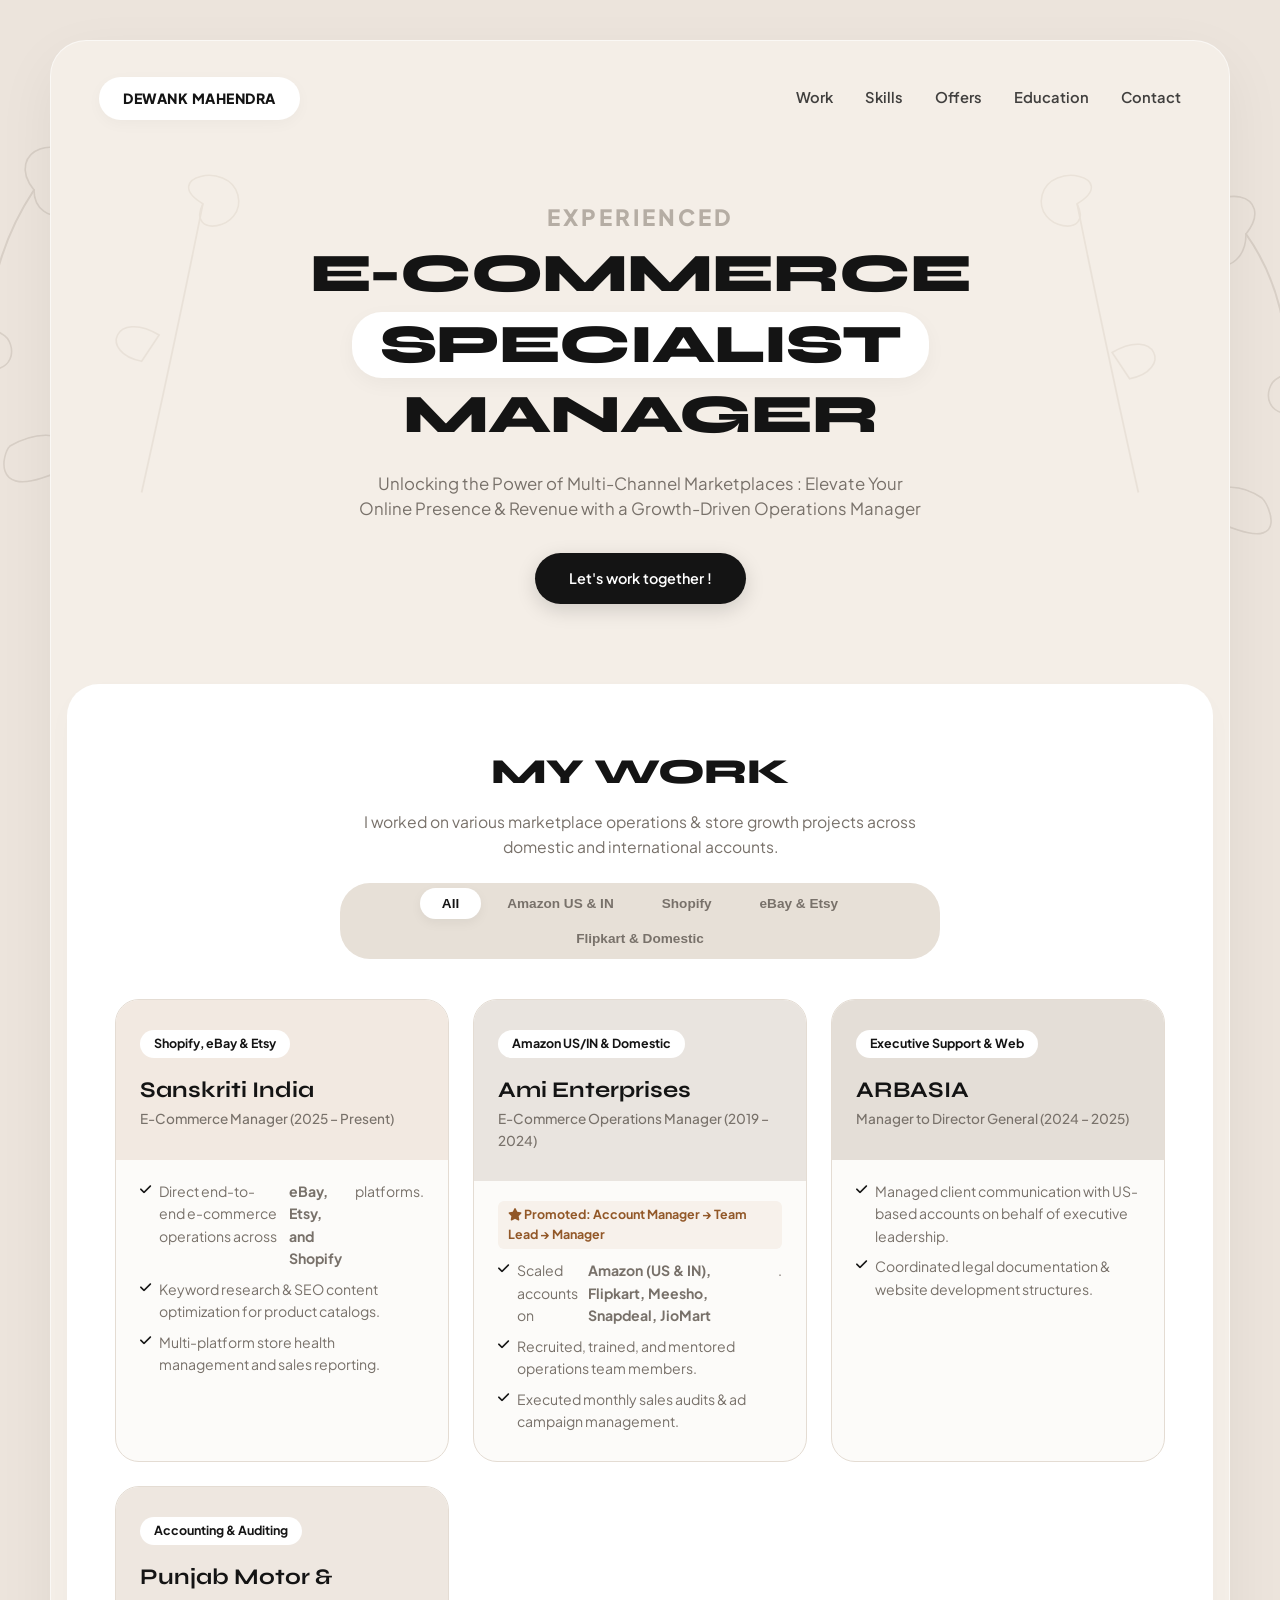
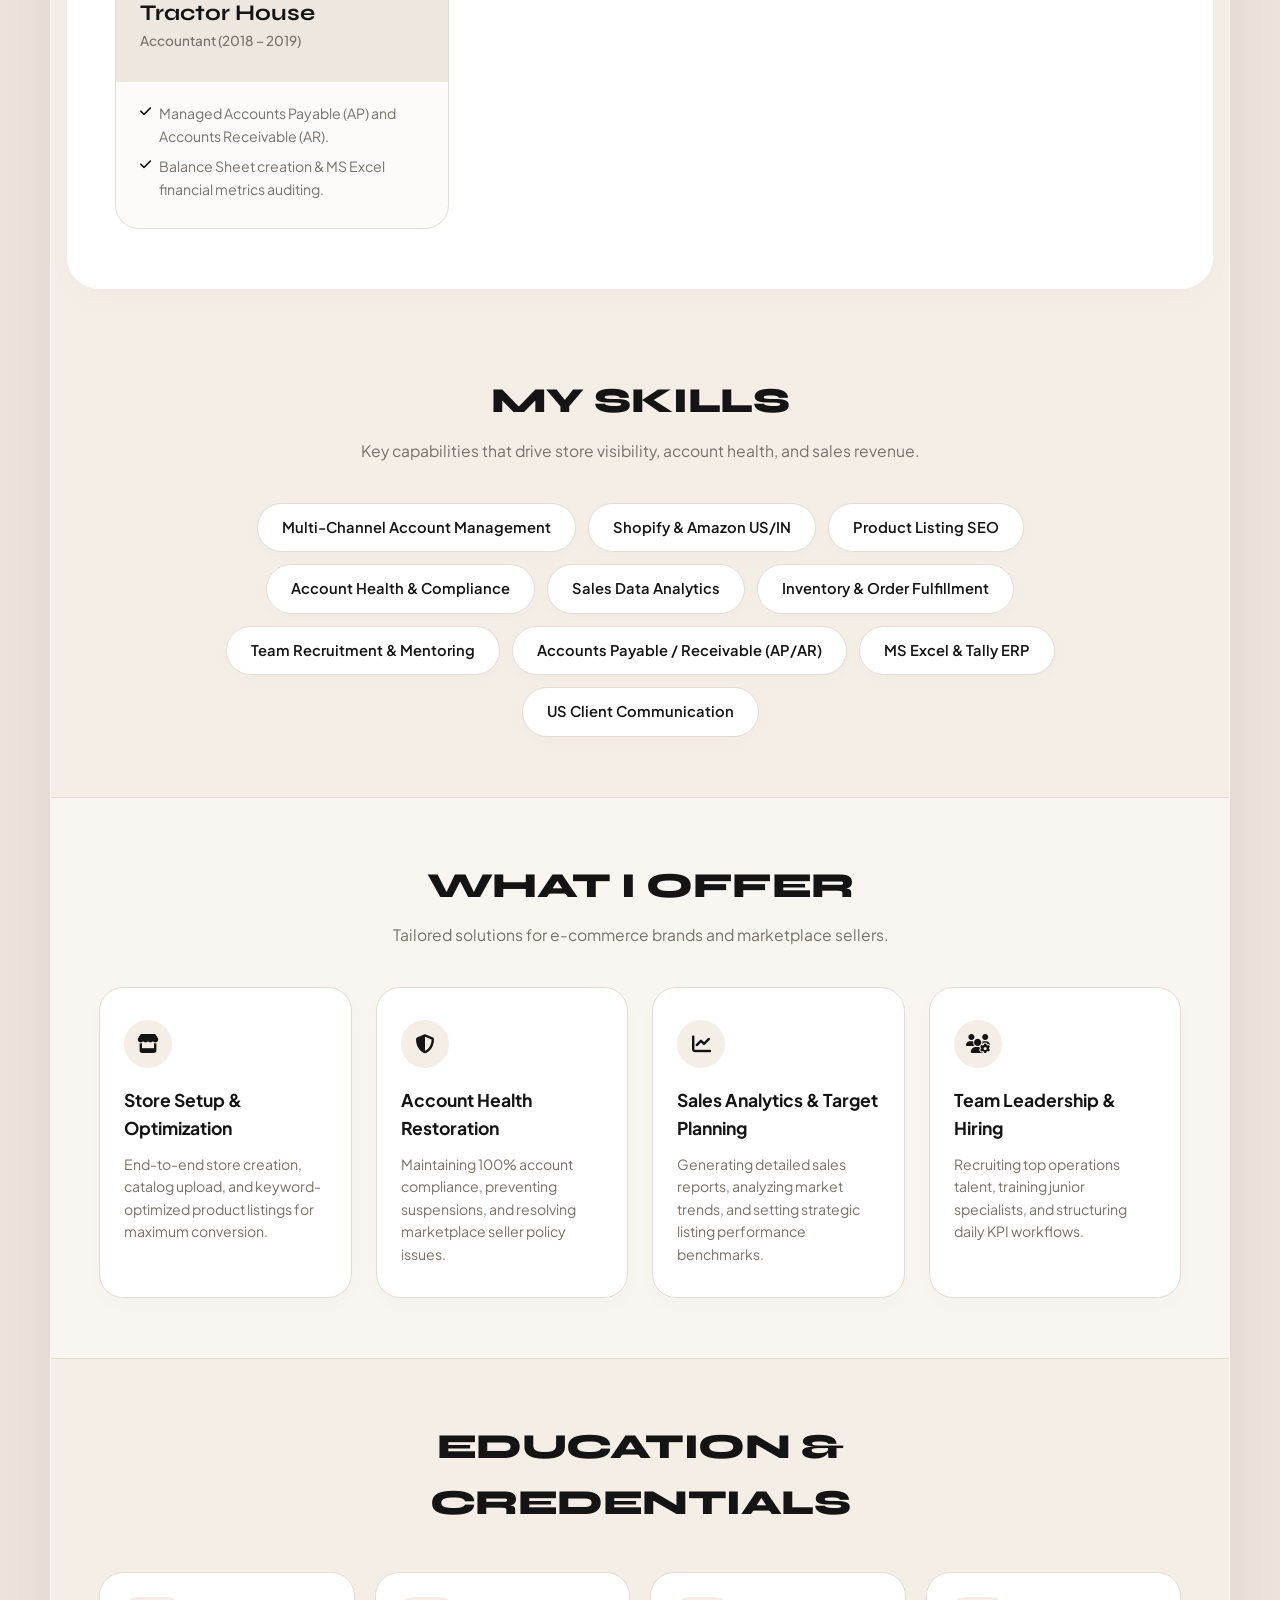
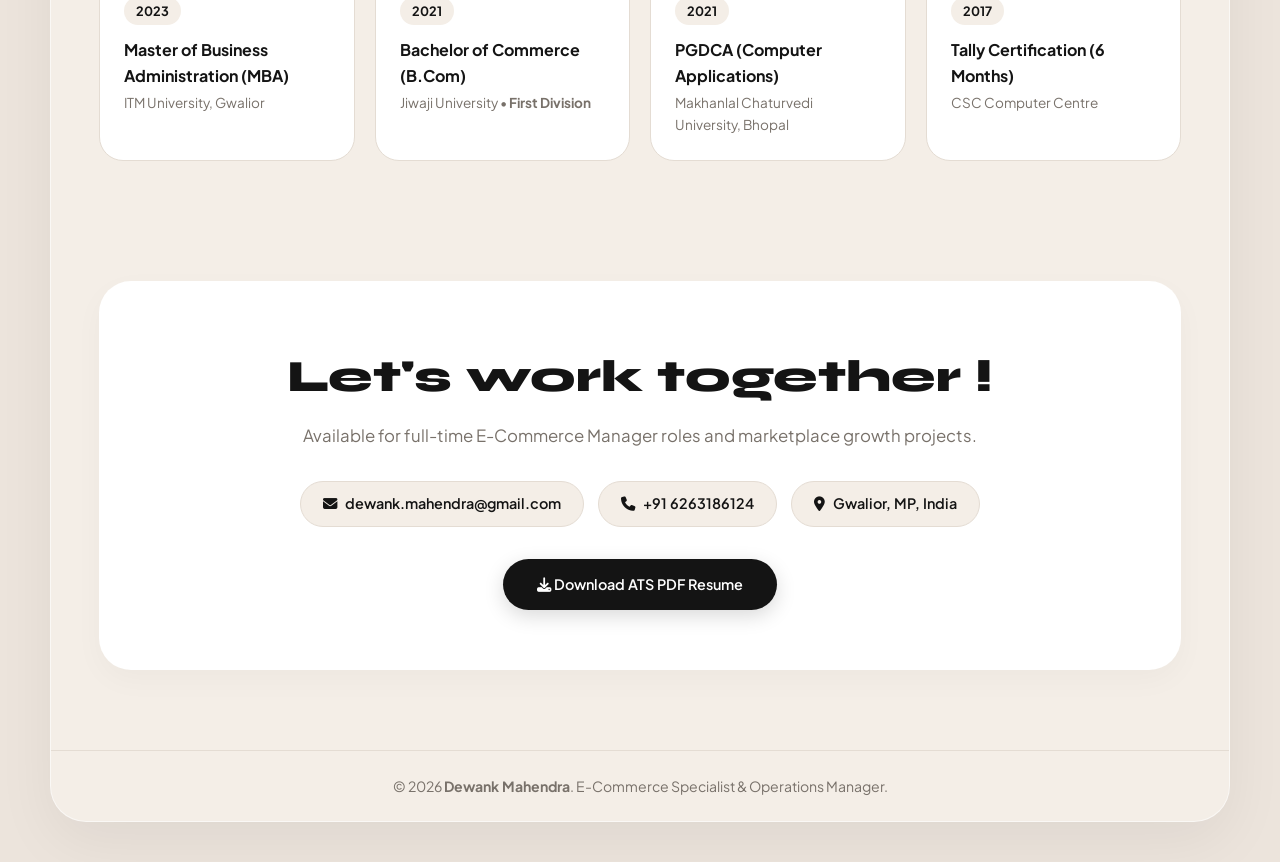
<file: index.html>
<!DOCTYPE html>
<html lang="en">
<head>
  <meta charset="UTF-8">
  <meta name="viewport" content="width=device-width, initial-scale=1.0">
  <title>Dewank Mahendra — E-Commerce Specialist & Operations Manager</title>
  <meta name="description" content="Official portfolio of Dewank Mahendra - E-Commerce Operations Manager & Growth Specialist with 7+ years experience managing Amazon US/IN, Shopify, eBay, Etsy, and Flipkart stores.">
  <meta name="keywords" content="Dewank Mahendra, E-Commerce Specialist, E-Commerce Operations Manager, Amazon Manager Gwalior, Shopify Specialist India, Marketplace Operations Lead, MBA E-Commerce">
  <meta name="author" content="Dewank Mahendra">
  <meta name="robots" content="index, follow">
  <meta name="google-site-verification" content="googlee707ac45fceca395" />
  <link rel="canonical" href="https://cooldudedewank.github.io/DewankMahendra/">

  <!-- OpenGraph Meta Tags for Google, LinkedIn & Social Sharing -->
  <meta property="og:title" content="Dewank Mahendra — E-Commerce Specialist & Operations Manager">
  <meta property="og:description" content="MBA-qualified E-Commerce Specialist with 7+ years experience scaling Amazon (US & IN), Shopify, eBay, Etsy, and Flipkart merchant stores.">
  <meta property="og:type" content="website">
  <meta property="og:url" content="https://cooldudedewank.github.io/DewankMahendra/">
  <meta property="og:image" content="https://cooldudedewank.github.io/DewankMahendra/Dewank_Mahendra_ATS_Resume.pdf">
  <meta property="og:site_name" content="Dewank Mahendra Portfolio">

  <!-- Twitter Card Data -->
  <meta name="twitter:card" content="summary_large_image">
  <meta name="twitter:title" content="Dewank Mahendra — E-Commerce Specialist & Operations Manager">
  <meta name="twitter:description" content="MBA-qualified E-Commerce Specialist with 7+ years experience scaling multi-channel marketplace stores.">

  <!-- Google Fonts -->
  <link rel="preconnect" href="https://fonts.googleapis.com">
  <link rel="preconnect" href="https://fonts.gstatic.com" crossorigin>
  <link href="https://fonts.googleapis.com/css2?family=Plus+Jakarta+Sans:ital,wght@0,400;0,500;0,600;0,700;0,800;1,400&family=Syne:wght@700;800&display=swap" rel="stylesheet">
  <link rel="stylesheet" href="https://cdnjs.cloudflare.com/ajax/libs/font-awesome/6.4.0/css/all.min.css">
  <link rel="stylesheet" href="styles.css">

  <!-- Schema.org JSON-LD Structured Data for Google Knowledge Graph -->
  <script type="application/ld+json">
  {
    "@context": "https://schema.org",
    "@type": "Person",
    "name": "Dewank Mahendra",
    "jobTitle": "E-Commerce Operations Manager",
    "worksFor": {
      "@type": "Organization",
      "name": "Sanskriti India"
    },
    "url": "https://cooldudedewank.github.io/DewankMahendra/",
    "email": "dewank.mahendra@gmail.com",
    "telephone": "+916263186124",
    "address": {
      "@type": "PostalAddress",
      "addressLocality": "Gwalior",
      "addressRegion": "Madhya Pradesh",
      "addressCountry": "India",
      "postalCode": "474001"
    },
    "alumniOf": [
      {
        "@type": "EducationalOrganization",
        "name": "ITM University, Gwalior"
      },
      {
        "@type": "EducationalOrganization",
        "name": "Jiwaji University, Gwalior"
      }
    ],
    "knowsAbout": [
      "E-Commerce Operations",
      "Amazon Marketplace Management",
      "Shopify Store Optimization",
      "eBay and Etsy SEO",
      "Flipkart Seller Operations",
      "Financial Accounting AP/AR"
    ]
  }
  </script>
</head>
<body>

  <!-- Outer Canvas Window Background with Floral Line Art -->
  <div class="canvas-wrapper">
    
    <!-- Outer Decorative SVG Line Art -->
    <svg class="bg-floral floral-left" viewBox="0 0 400 600" fill="none" xmlns="http://www.w3.org/2000/svg">
      <path d="M120 580 C 140 400, 80 250, 180 100" stroke="#d5ccc3" stroke-width="2.5" stroke-linecap="round"/>
      <path d="M180 100 C 140 50, 220 20, 240 80 C 260 140, 180 150, 180 100 Z" stroke="#d5ccc3" stroke-width="2" fill="none"/>
      <path d="M140 280 C 80 240, 40 300, 100 320 C 160 340, 160 290, 140 280 Z" stroke="#d5ccc3" stroke-width="2" fill="none"/>
      <path d="M150 420 C 220 380, 260 440, 190 460 C 130 480, 140 430, 150 420 Z" stroke="#d5ccc3" stroke-width="2" fill="none"/>
    </svg>

    <svg class="bg-floral floral-right" viewBox="0 0 400 600" fill="none" xmlns="http://www.w3.org/2000/svg">
      <path d="M280 580 C 240 380, 320 220, 220 80" stroke="#d5ccc3" stroke-width="2.5" stroke-linecap="round"/>
      <path d="M220 80 C 260 30, 180 10, 160 70 C 140 130, 220 140, 220 80 Z" stroke="#d5ccc3" stroke-width="2" fill="none"/>
      <path d="M260 260 C 320 220, 360 280, 300 300 C 240 320, 240 270, 260 260 Z" stroke="#d5ccc3" stroke-width="2" fill="none"/>
      <path d="M240 410 C 180 370, 140 430, 210 450 C 270 470, 250 420, 240 410 Z" stroke="#d5ccc3" stroke-width="2" fill="none"/>
    </svg>

    <!-- Main Central App Card Container -->
    <main class="app-card">

      <!-- Navigation Header -->
      <header class="app-header">
        <div class="logo-pill">
          DEWANK MAHENDRA
        </div>

        <nav class="nav-links">
          <a href="#work">Work</a>
          <a href="#skills">Skills</a>
          <a href="#offers">Offers</a>
          <a href="#education">Education</a>
          <a href="#contact">Contact</a>
        </nav>
      </header>

      <!-- Hero Section -->
      <section class="hero-section">
        <!-- Background Decorative Flowers in Hero -->
        <svg class="hero-floral floral-hero-left" viewBox="0 0 250 400" fill="none" xmlns="http://www.w3.org/2000/svg">
          <path d="M80 380 Q 120 200 150 50" stroke="#dfd6cb" stroke-width="2"/>
          <path d="M150 50 C 100 20, 180 0, 190 40 C 200 80, 130 90, 150 50 Z" stroke="#dfd6cb" stroke-width="1.8"/>
          <path d="M100 200 C 50 170, 30 220, 80 230 Z" stroke="#dfd6cb" stroke-width="1.8"/>
        </svg>

        <svg class="hero-floral floral-hero-right" viewBox="0 0 250 400" fill="none" xmlns="http://www.w3.org/2000/svg">
          <path d="M170 380 Q 130 200 100 50" stroke="#dfd6cb" stroke-width="2"/>
          <path d="M100 50 C 150 20, 70 0, 60 40 C 50 80, 120 90, 100 50 Z" stroke="#dfd6cb" stroke-width="1.8"/>
          <path d="M140 220 C 190 190, 210 240, 160 250 Z" stroke="#dfd6cb" stroke-width="1.8"/>
        </svg>

        <div class="hero-content">
          <span class="hero-subtitle-tag">EXPERIENCED</span>

          <h1 class="hero-main-title">
            E-COMMERCE<br>
            <span class="pill-highlight">SPECIALIST</span><br>
            MANAGER
          </h1>

          <p class="hero-description">
            Unlocking the Power of Multi-Channel Marketplaces : Elevate Your Online Presence &amp; Revenue with a Growth-Driven Operations Manager
          </p>

          <a href="#contact" class="btn-dark-pill">
            Let's work together !
          </a>
        </div>
      </section>

      <!-- Section: MY WORK (White Card Inset Container) -->
      <section class="section-inset" id="work">
        <div class="section-header-center">
          <h2 class="section-title-bold">MY WORK</h2>
          <p class="section-subtitle-text">I worked on various marketplace operations &amp; store growth projects across domestic and international accounts.</p>

          <!-- Filter Pills Bar -->
          <div class="filter-pills-bar">
            <button class="filter-pill active" data-filter="all">All</button>
            <button class="filter-pill" data-filter="amazon">Amazon US &amp; IN</button>
            <button class="filter-pill" data-filter="shopify">Shopify</button>
            <button class="filter-pill" data-filter="ebay">eBay &amp; Etsy</button>
            <button class="filter-pill" data-filter="domestic">Flipkart &amp; Domestic</button>
          </div>
        </div>

        <!-- Work Cards Grid -->
        <div class="work-cards-grid">
          
          <!-- Work Card 1: Sanskriti India -->
          <div class="work-item-card" data-category="shopify ebay">
            <div class="card-image-box color-bg-1">
              <span class="card-category-badge">Shopify, eBay &amp; Etsy</span>
              <h3 class="card-project-name">Sanskriti India</h3>
              <p class="card-role-title">E-Commerce Manager (2025 – Present)</p>
            </div>
            <div class="card-info-content">
              <ul>
                <li><i class="fas fa-check"></i> Direct end-to-end e-commerce operations across <strong>eBay, Etsy, and Shopify</strong> platforms.</li>
                <li><i class="fas fa-check"></i> Keyword research &amp; SEO content optimization for product catalogs.</li>
                <li><i class="fas fa-check"></i> Multi-platform store health management and sales reporting.</li>
              </ul>
            </div>
          </div>

          <!-- Work Card 2: Ami Enterprises -->
          <div class="work-item-card" data-category="amazon domestic">
            <div class="card-image-box color-bg-2">
              <span class="card-category-badge">Amazon US/IN &amp; Domestic</span>
              <h3 class="card-project-name">Ami Enterprises</h3>
              <p class="card-role-title">E-Commerce Operations Manager (2019 – 2024)</p>
            </div>
            <div class="card-info-content">
              <span class="promo-tag"><i class="fas fa-star"></i> Promoted: Account Manager &rarr; Team Lead &rarr; Manager</span>
              <ul>
                <li><i class="fas fa-check"></i> Scaled accounts on <strong>Amazon (US &amp; IN), Flipkart, Meesho, Snapdeal, JioMart</strong>.</li>
                <li><i class="fas fa-check"></i> Recruited, trained, and mentored operations team members.</li>
                <li><i class="fas fa-check"></i> Executed monthly sales audits &amp; ad campaign management.</li>
              </ul>
            </div>
          </div>

          <!-- Work Card 3: ARBASIA -->
          <div class="work-item-card" data-category="all">
            <div class="card-image-box color-bg-3">
              <span class="card-category-badge">Executive Support &amp; Web</span>
              <h3 class="card-project-name">ARBASIA</h3>
              <p class="card-role-title">Manager to Director General (2024 – 2025)</p>
            </div>
            <div class="card-info-content">
              <ul>
                <li><i class="fas fa-check"></i> Managed client communication with US-based accounts on behalf of executive leadership.</li>
                <li><i class="fas fa-check"></i> Coordinated legal documentation &amp; website development structures.</li>
              </ul>
            </div>
          </div>

          <!-- Work Card 4: Punjab Motor -->
          <div class="work-item-card" data-category="all">
            <div class="card-image-box color-bg-4">
              <span class="card-category-badge">Accounting &amp; Auditing</span>
              <h3 class="card-project-name">Punjab Motor &amp; Tractor House</h3>
              <p class="card-role-title">Accountant (2018 – 2019)</p>
            </div>
            <div class="card-info-content">
              <ul>
                <li><i class="fas fa-check"></i> Managed Accounts Payable (AP) and Accounts Receivable (AR).</li>
                <li><i class="fas fa-check"></i> Balance Sheet creation &amp; MS Excel financial metrics auditing.</li>
              </ul>
            </div>
          </div>

        </div>
      </section>

      <!-- Section: SKILLS -->
      <section class="section-block" id="skills">
        <div class="section-header-center">
          <h2 class="section-title-bold">MY SKILLS</h2>
          <p class="section-subtitle-text">Key capabilities that drive store visibility, account health, and sales revenue.</p>
        </div>

        <div class="skills-pill-grid">
          <div class="skill-tag-box">Multi-Channel Account Management</div>
          <div class="skill-tag-box">Shopify &amp; Amazon US/IN</div>
          <div class="skill-tag-box">Product Listing SEO</div>
          <div class="skill-tag-box">Account Health &amp; Compliance</div>
          <div class="skill-tag-box">Sales Data Analytics</div>
          <div class="skill-tag-box">Inventory &amp; Order Fulfillment</div>
          <div class="skill-tag-box">Team Recruitment &amp; Mentoring</div>
          <div class="skill-tag-box">Accounts Payable / Receivable (AP/AR)</div>
          <div class="skill-tag-box">MS Excel &amp; Tally ERP</div>
          <div class="skill-tag-box">US Client Communication</div>
        </div>
      </section>

      <!-- Section: OFFERS (Services) -->
      <section class="section-block bg-beige-light" id="offers">
        <div class="section-header-center">
          <h2 class="section-title-bold">WHAT I OFFER</h2>
          <p class="section-subtitle-text">Tailored solutions for e-commerce brands and marketplace sellers.</p>
        </div>

        <div class="offers-grid">
          <div class="offer-card">
            <div class="offer-icon"><i class="fas fa-store"></i></div>
            <h3>Store Setup &amp; Optimization</h3>
            <p>End-to-end store creation, catalog upload, and keyword-optimized product listings for maximum conversion.</p>
          </div>

          <div class="offer-card">
            <div class="offer-icon"><i class="fas fa-shield-alt"></i></div>
            <h3>Account Health Restoration</h3>
            <p>Maintaining 100% account compliance, preventing suspensions, and resolving marketplace seller policy issues.</p>
          </div>

          <div class="offer-card">
            <div class="offer-icon"><i class="fas fa-chart-line"></i></div>
            <h3>Sales Analytics &amp; Target Planning</h3>
            <p>Generating detailed sales reports, analyzing market trends, and setting strategic listing performance benchmarks.</p>
          </div>

          <div class="offer-card">
            <div class="offer-icon"><i class="fas fa-users-cog"></i></div>
            <h3>Team Leadership &amp; Hiring</h3>
            <p>Recruiting top operations talent, training junior specialists, and structuring daily KPI workflows.</p>
          </div>
        </div>
      </section>

      <!-- Section: EDUCATION & CERTS -->
      <section class="section-block" id="education">
        <div class="section-header-center">
          <h2 class="section-title-bold">EDUCATION &amp; CREDENTIALS</h2>
        </div>

        <div class="credentials-flex">
          <div class="cred-box">
            <span class="cred-year">2023</span>
            <h4>Master of Business Administration (MBA)</h4>
            <p>ITM University, Gwalior</p>
          </div>
          <div class="cred-box">
            <span class="cred-year">2021</span>
            <h4>Bachelor of Commerce (B.Com)</h4>
            <p>Jiwaji University &bull; <strong>First Division</strong></p>
          </div>
          <div class="cred-box">
            <span class="cred-year">2021</span>
            <h4>PGDCA (Computer Applications)</h4>
            <p>Makhanlal Chaturvedi University, Bhopal</p>
          </div>
          <div class="cred-box">
            <span class="cred-year">2017</span>
            <h4>Tally Certification (6 Months)</h4>
            <p>CSC Computer Centre</p>
          </div>
        </div>
      </section>

      <!-- Section: CONTACT -->
      <section class="section-contact" id="contact">
        <div class="contact-box">
          <h2 class="contact-title">Let's work together !</h2>
          <p class="contact-sub">Available for full-time E-Commerce Manager roles and marketplace growth projects.</p>

          <div class="contact-pills-row">
            <a href="mailto:dewank.mahendra@gmail.com" class="contact-pill"><i class="fas fa-envelope"></i> dewank.mahendra@gmail.com</a>
            <a href="tel:+916263186124" class="contact-pill"><i class="fas fa-phone"></i> +91 6263186124</a>
            <span class="contact-pill"><i class="fas fa-map-marker-alt"></i> Gwalior, MP, India</span>
          </div>

          <div class="resume-cta-wrap">
            <a href="Dewank_Mahendra_ATS_Resume.pdf" download class="btn-dark-pill">
              <i class="fas fa-download"></i> Download ATS PDF Resume
            </a>
          </div>
        </div>
      </section>

      <!-- Footer -->
      <footer class="app-footer">
        <p>&copy; 2026 <strong>Dewank Mahendra</strong>. E-Commerce Specialist &amp; Operations Manager.</p>
      </footer>

    </main>
  </div>

  <script src="script.js"></script>
</body>
</html>
</file>
<file: styles.css>
/* Aesthetic Nude/Beige Minimal Portfolio (Jennie Terry Reference Style) */
* {
  box-sizing: border-box;
  margin: 0;
  padding: 0;
}

:root {
  --bg-outer: #ece4dc;
  --bg-hero: #f4eee7;
  --bg-white: #ffffff;
  --bg-pill-bar: #e7e0d7;
  --text-dark: #141414;
  --text-muted: #78716a;
  --border-light: #e4dcd3;
  --radius-app: 36px;
  --radius-card: 24px;
  --radius-pill: 30px;
}

html {
  scroll-behavior: smooth;
  font-size: 16px;
}

body {
  font-family: 'Plus Jakarta Sans', sans-serif;
  background-color: var(--bg-outer);
  color: var(--text-dark);
  line-height: 1.6;
  padding: 40px 20px;
  display: flex;
  justify-content: center;
}

a {
  text-decoration: none;
  color: inherit;
  transition: all 0.25s ease;
}

ul {
  list-style: none;
}

/* Outer Canvas Wrapper */
.canvas-wrapper {
  position: relative;
  width: 100%;
  max-width: 1180px;
}

/* Background Floral SVG Art */
.bg-floral {
  position: absolute;
  width: 320px;
  height: 500px;
  z-index: 0;
  pointer-events: none;
  opacity: 0.85;
}

.floral-left {
  top: 60px;
  left: -160px;
}

.floral-right {
  top: 120px;
  right: -160px;
}

/* App Main Container Box */
.app-card {
  position: relative;
  z-index: 1;
  background-color: var(--bg-hero);
  border-radius: var(--radius-app);
  box-shadow: 0 20px 60px rgba(0, 0, 0, 0.06);
  overflow: hidden;
  border: 1px solid rgba(255, 255, 255, 0.6);
}

/* Navigation Header */
.app-header {
  display: flex;
  justify-content: space-between;
  align-items: center;
  padding: 36px 48px 20px;
}

.logo-pill {
  background-color: var(--bg-white);
  color: var(--text-dark);
  font-weight: 800;
  font-size: 0.88rem;
  letter-spacing: 0.5px;
  padding: 10px 24px;
  border-radius: var(--radius-pill);
  box-shadow: 0 4px 15px rgba(0, 0, 0, 0.03);
}

.nav-links {
  display: flex;
  gap: 32px;
}

.nav-links a {
  font-size: 0.92rem;
  font-weight: 600;
  color: var(--text-dark);
  opacity: 0.8;
}

.nav-links a:hover {
  opacity: 1;
}

/* Hero Section */
.hero-section {
  position: relative;
  padding: 60px 48px 80px;
  text-align: center;
  overflow: hidden;
}

.hero-floral {
  position: absolute;
  width: 220px;
  height: 350px;
  opacity: 0.5;
  pointer-events: none;
}

.floral-hero-left {
  left: 20px;
  top: 20px;
}

.floral-hero-right {
  right: 20px;
  top: 20px;
}

.hero-content {
  position: relative;
  z-index: 2;
  max-width: 700px;
  margin: 0 auto;
}

.hero-subtitle-tag {
  display: block;
  font-size: 1.4rem;
  font-weight: 800;
  color: #b5ada4;
  letter-spacing: 3px;
  margin-bottom: 8px;
}

.hero-main-title {
  font-family: 'Syne', sans-serif;
  font-size: 3.4rem;
  font-weight: 800;
  line-height: 1.15;
  color: var(--text-dark);
  margin-bottom: 24px;
  letter-spacing: -1px;
}

.pill-highlight {
  background-color: var(--bg-white);
  color: var(--text-dark);
  padding: 2px 28px;
  border-radius: var(--radius-pill);
  display: inline-block;
  margin: 6px 0;
  box-shadow: 0 6px 20px rgba(0, 0, 0, 0.04);
}

.hero-description {
  font-size: 1.05rem;
  color: var(--text-muted);
  max-width: 580px;
  margin: 0 auto 32px;
  line-height: 1.5;
}

.btn-dark-pill {
  display: inline-block;
  background-color: var(--text-dark);
  color: var(--bg-white);
  font-size: 0.9rem;
  font-weight: 600;
  padding: 14px 34px;
  border-radius: var(--radius-pill);
  box-shadow: 0 6px 20px rgba(0, 0, 0, 0.15);
  transition: all 0.25s ease;
  border: none;
  cursor: pointer;
}

.btn-dark-pill:hover {
  transform: translateY(-2px);
  background-color: #2a2a2a;
  box-shadow: 0 10px 25px rgba(0, 0, 0, 0.2);
}

/* Inset White Section (MY WORK) */
.section-inset {
  background-color: var(--bg-white);
  border-radius: 32px;
  padding: 60px 48px;
  margin: 0 16px 24px;
  box-shadow: 0 10px 30px rgba(0, 0, 0, 0.02);
}

.section-header-center {
  text-align: center;
  max-width: 600px;
  margin: 0 auto 40px;
}

.section-title-bold {
  font-family: 'Syne', sans-serif;
  font-size: 2.2rem;
  font-weight: 800;
  letter-spacing: -0.5px;
  margin-bottom: 8px;
}

.section-subtitle-text {
  font-size: 0.98rem;
  color: var(--text-muted);
  margin-bottom: 24px;
}

/* Filter Pills Bar */
.filter-pills-bar {
  display: inline-flex;
  background-color: var(--bg-pill-bar);
  padding: 5px;
  border-radius: var(--radius-pill);
  gap: 4px;
  flex-wrap: wrap;
  justify-content: center;
}

.filter-pill {
  background: transparent;
  border: none;
  padding: 8px 22px;
  border-radius: var(--radius-pill);
  font-size: 0.85rem;
  font-weight: 600;
  color: var(--text-muted);
  cursor: pointer;
  transition: all 0.2s ease;
}

.filter-pill.active, .filter-pill:hover {
  background-color: var(--bg-white);
  color: var(--text-dark);
  box-shadow: 0 4px 12px rgba(0, 0, 0, 0.05);
}

/* Work Grid */
.work-cards-grid {
  display: grid;
  grid-template-columns: repeat(auto-fit, minmax(260px, 1fr));
  gap: 24px;
  margin-top: 36px;
}

.work-item-card {
  background-color: #fcfbf9;
  border-radius: var(--radius-card);
  border: 1px solid var(--border-light);
  overflow: hidden;
  transition: all 0.3s ease;
}

.work-item-card:hover {
  transform: translateY(-5px);
  box-shadow: 0 12px 30px rgba(0, 0, 0, 0.06);
}

.card-image-box {
  padding: 30px 24px;
  min-height: 140px;
  display: flex;
  flex-direction: column;
  justify-content: space-between;
}

.color-bg-1 { background-color: #f2e9e1; }
.color-bg-2 { background-color: #e9e4df; }
.color-bg-3 { background-color: #e4ded7; }
.color-bg-4 { background-color: #eee7e0; }

.card-category-badge {
  display: inline-block;
  align-self: flex-start;
  background-color: var(--bg-white);
  padding: 4px 14px;
  border-radius: var(--radius-pill);
  font-size: 0.78rem;
  font-weight: 700;
  color: var(--text-dark);
}

.card-project-name {
  font-family: 'Syne', sans-serif;
  font-size: 1.4rem;
  margin-top: 14px;
}

.card-role-title {
  font-size: 0.85rem;
  color: var(--text-muted);
  font-weight: 500;
}

.card-info-content {
  padding: 20px 24px;
}

.card-info-content ul li {
  font-size: 0.88rem;
  color: var(--text-muted);
  margin-bottom: 8px;
  display: flex;
  align-items: flex-start;
  gap: 8px;
}

.card-info-content ul li i {
  color: var(--text-dark);
  font-size: 0.8rem;
  margin-top: 4px;
}

.promo-tag {
  display: inline-block;
  background-color: #f7f1eb;
  color: #925828;
  font-size: 0.78rem;
  font-weight: 700;
  padding: 4px 10px;
  border-radius: 6px;
  margin-bottom: 10px;
}

/* General Section Blocks */
.section-block {
  padding: 60px 48px;
}

.bg-beige-light {
  background-color: rgba(255, 255, 255, 0.4);
  border-top: 1px solid var(--border-light);
  border-bottom: 1px solid var(--border-light);
}

/* Skills Tag Grid */
.skills-pill-grid {
  display: flex;
  flex-wrap: wrap;
  gap: 12px;
  justify-content: center;
  max-width: 850px;
  margin: 0 auto;
}

.skill-tag-box {
  background-color: var(--bg-white);
  border: 1px solid var(--border-light);
  padding: 12px 24px;
  border-radius: var(--radius-pill);
  font-size: 0.92rem;
  font-weight: 600;
  box-shadow: 0 4px 15px rgba(0, 0, 0, 0.02);
  transition: all 0.25s ease;
}

.skill-tag-box:hover {
  transform: translateY(-3px);
  border-color: var(--text-dark);
}

/* Offers Grid */
.offers-grid {
  display: grid;
  grid-template-columns: repeat(auto-fit, minmax(220px, 1fr));
  gap: 24px;
}

.offer-card {
  background-color: var(--bg-white);
  padding: 32px 24px;
  border-radius: var(--radius-card);
  border: 1px solid var(--border-light);
  box-shadow: 0 6px 20px rgba(0, 0, 0, 0.02);
  transition: all 0.3s ease;
}

.offer-card:hover {
  transform: translateY(-5px);
  box-shadow: 0 12px 30px rgba(0, 0, 0, 0.05);
}

.offer-icon {
  width: 48px;
  height: 48px;
  background-color: var(--bg-hero);
  border-radius: 50%;
  display: flex;
  align-items: center;
  justify-content: center;
  font-size: 1.2rem;
  color: var(--text-dark);
  margin-bottom: 18px;
}

.offer-card h3 {
  font-size: 1.1rem;
  margin-bottom: 10px;
}

.offer-card p {
  font-size: 0.88rem;
  color: var(--text-muted);
}

/* Credentials Grid */
.credentials-flex {
  display: grid;
  grid-template-columns: repeat(auto-fit, minmax(220px, 1fr));
  gap: 20px;
}

.cred-box {
  background-color: var(--bg-white);
  border-radius: var(--radius-card);
  padding: 24px;
  border: 1px solid var(--border-light);
}

.cred-year {
  display: inline-block;
  background-color: var(--bg-hero);
  padding: 4px 12px;
  border-radius: var(--radius-pill);
  font-size: 0.8rem;
  font-weight: 700;
  margin-bottom: 12px;
}

.cred-box h4 {
  font-size: 1rem;
  margin-bottom: 4px;
}

.cred-box p {
  font-size: 0.85rem;
  color: var(--text-muted);
}

/* Contact Section */
.section-contact {
  padding: 60px 48px 80px;
  text-align: center;
}

.contact-box {
  background-color: var(--bg-white);
  border-radius: 32px;
  padding: 60px 40px;
  box-shadow: 0 10px 30px rgba(0, 0, 0, 0.03);
}

.contact-title {
  font-family: 'Syne', sans-serif;
  font-size: 2.8rem;
  font-weight: 800;
  margin-bottom: 10px;
}

.contact-sub {
  font-size: 1.05rem;
  color: var(--text-muted);
  margin-bottom: 32px;
}

.contact-pills-row {
  display: flex;
  justify-content: center;
  gap: 14px;
  flex-wrap: wrap;
  margin-bottom: 32px;
}

.contact-pill {
  background-color: var(--bg-hero);
  border: 1px solid var(--border-light);
  padding: 10px 22px;
  border-radius: var(--radius-pill);
  font-size: 0.9rem;
  font-weight: 600;
  display: flex;
  align-items: center;
  gap: 8px;
}

.contact-pill:hover {
  background-color: var(--bg-outer);
}

.resume-cta-wrap {
  margin-top: 20px;
}

/* Footer */
.app-footer {
  border-top: 1px solid var(--border-light);
  padding: 24px;
  text-align: center;
  font-size: 0.88rem;
  color: var(--text-muted);
}

/* Responsive Styles */
@media (max-width: 992px) {
  .bg-floral {
    display: none;
  }
  .app-header {
    padding: 24px;
    flex-direction: column;
    gap: 16px;
  }
  .hero-section {
    padding: 40px 24px 60px;
  }
  .hero-main-title {
    font-size: 2.6rem;
  }
  .section-inset, .section-block, .section-contact {
    padding: 40px 24px;
  }
}
</file>
